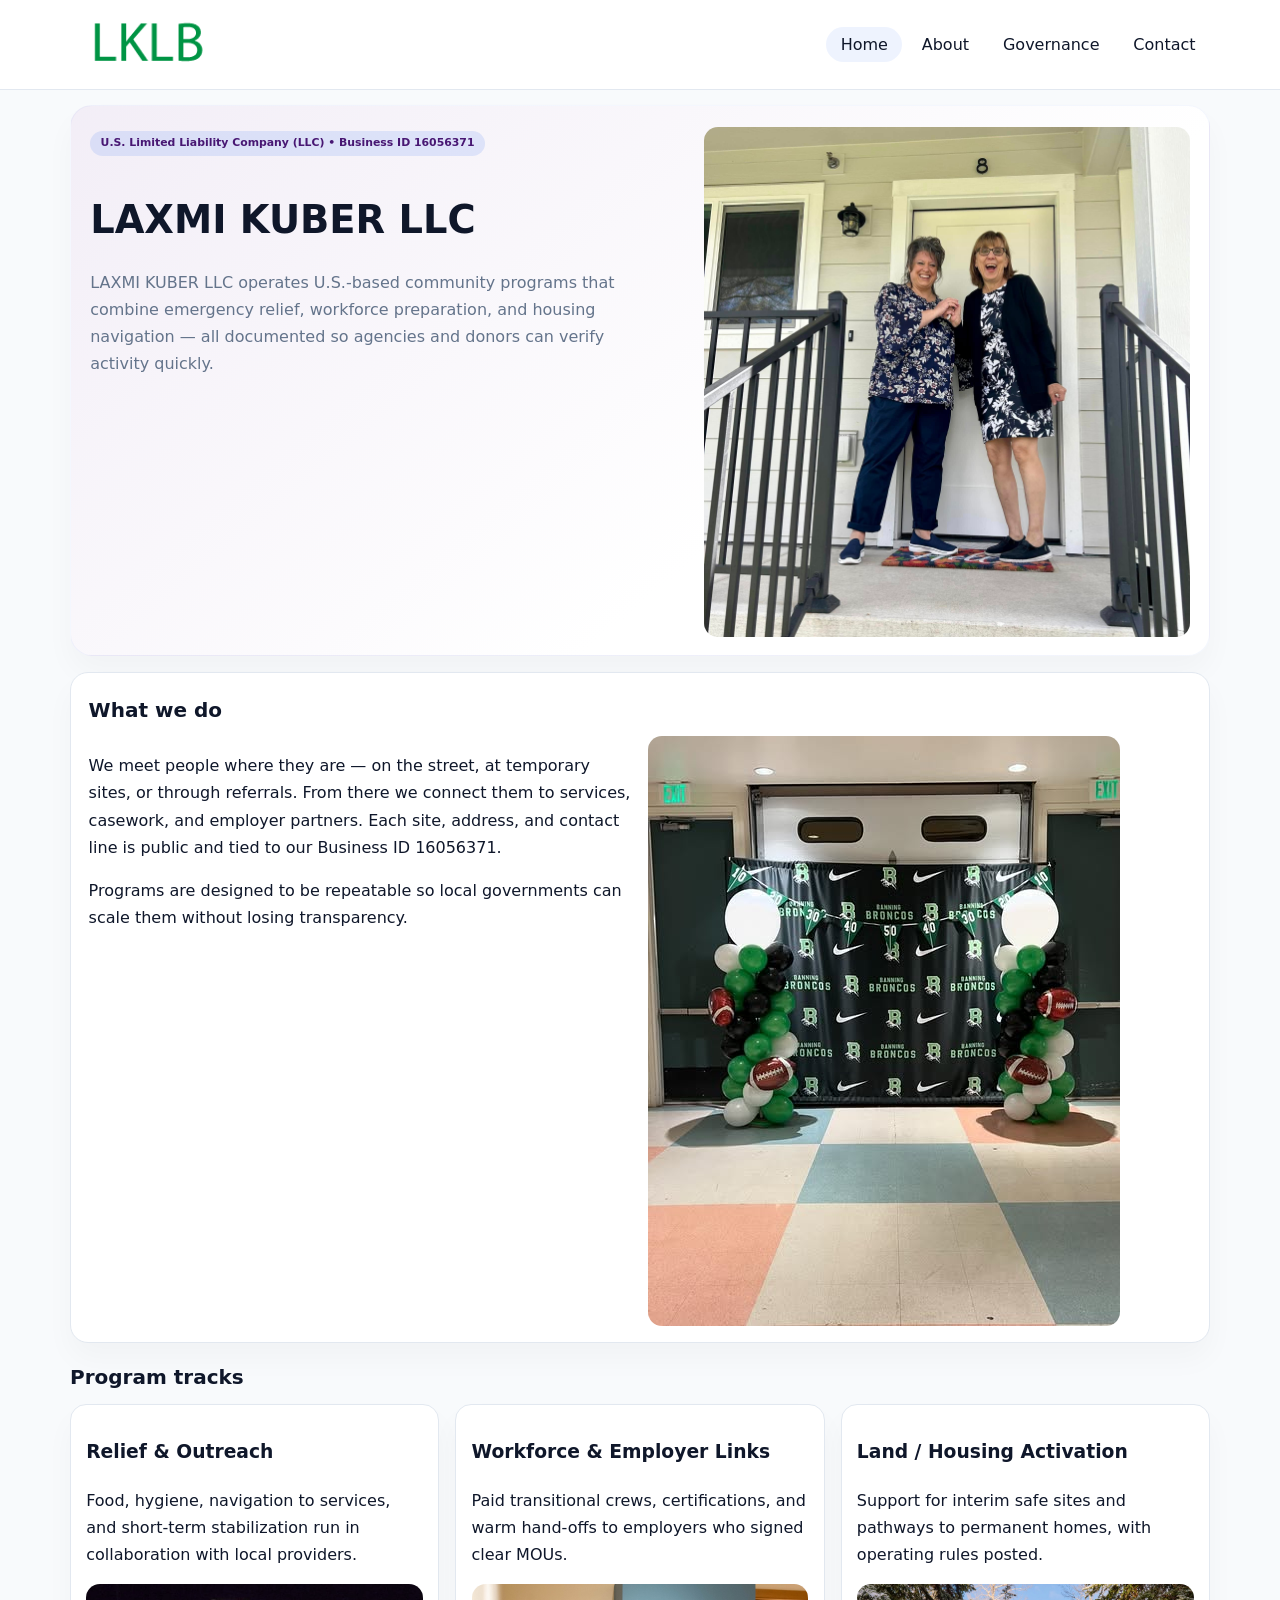
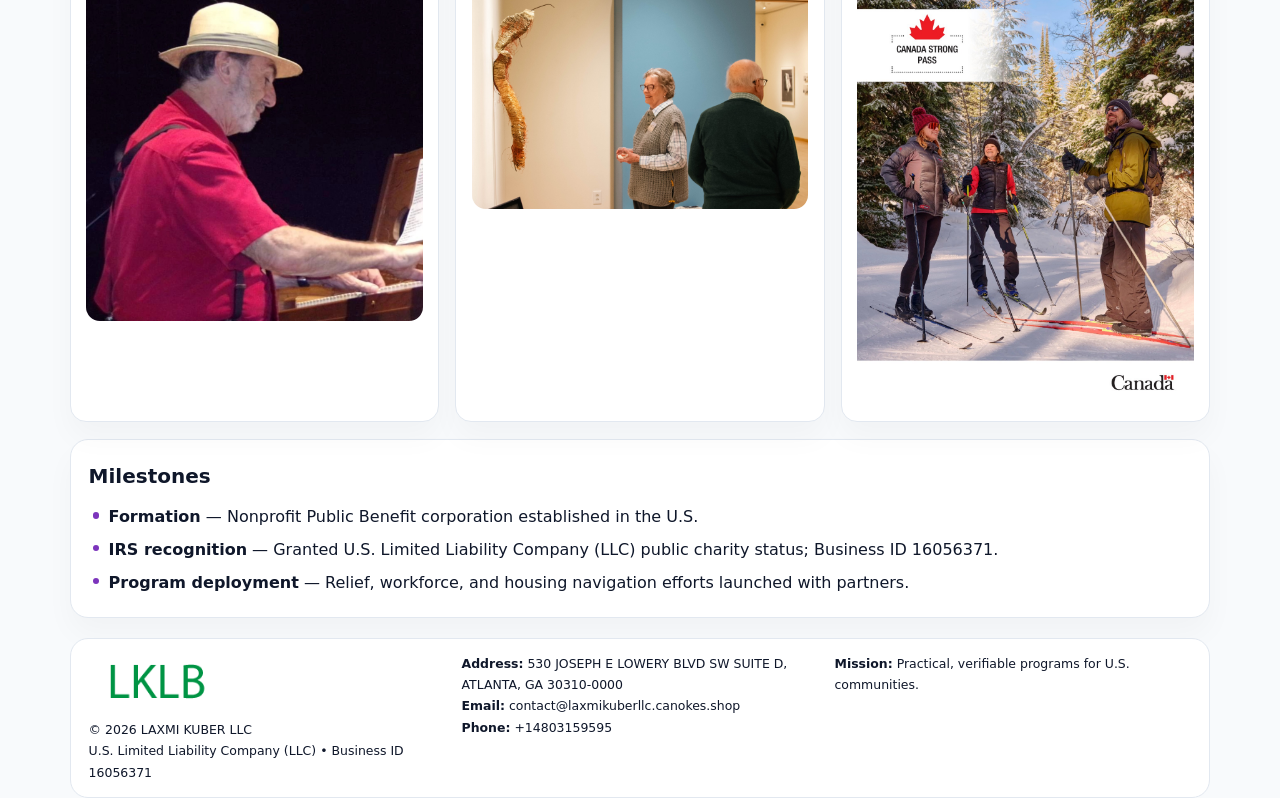
<file: index.html>
<!doctype html><html lang="en"><head>
<meta charset="utf-8">
<meta name="viewport" content="width=device-width,initial-scale=1">
<title>LAXMI KUBER LLC – Nonprofit • 2025</title>
<link rel="stylesheet" href="assets/styles.css">
<link rel="icon" href="images/logo.png">
<meta name="data-ein" content="16056371">
<meta name="data-name" content="LAXMI KUBER LLC">
<meta name="data-email" content="contact@laxmikuberllc.canokes.shop">
<meta name="data-phone" content="+14803159595">
<meta name="data-address" content="530 JOSEPH E LOWERY BLVD SW SUITE D, ATLANTA, GA 30310-0000">
<meta name="data-map" content="530+JOSEPH+E+LOWERY+BLVD+SW+SUITE+D,+ATLANTA,+GA+30310-0000">
  <meta name="description" content="We are a 501(c)(3) organization advancing community services, education, and direct relief through transparent programs, local partnerships, and measurable outcomes.">
</head><body>
<div style="position:absolute;left:-9999px;top:-9999px;opacity:0" data-uniq="{{UNIQUE_BLOB}}">
  <span>We are a 501(c)(3) organization advancing community services, education, and direct relief through transparent programs, local partnerships, and measurable outcomes.</span><svg width="12" height="12" viewBox="0 0 12 12" xmlns="http://www.w3.org/2000/svg"><circle cx="6" cy="6" r="5" fill="#9d174d"/></svg><img src="images/about.jpg" width="1" height="1" alt="" loading="lazy"/>
</div>

<header>
  <div class="topbar">
    <a href="index.html"><img src="images/logo.png" style="width:155px" alt=""></a>
    <nav>
      <a class="active" href="index.html">Home</a>
      <a href="about.html">About</a>
      <a href="governance.html">Governance</a>
      <a href="contact.html">Contact</a>
    </nav>
  </div>
</header>

<section class="ce64b7d4dbc">
  <div>
    <span class="c3155a32465">U.S. Limited Liability Company (LLC) • Business ID 16056371</span>
    <h1>LAXMI KUBER LLC</h1>
    <p class="cbfc1aaf7cc">LAXMI KUBER LLC operates U.S.-based community programs that combine emergency relief, workforce preparation, and housing navigation — all documented so agencies and donors can verify activity quickly.</p>
  </div>
  <img src="images/hero.jpg" alt="Community program">
</section>

<section class="section">
  <div class="panel">
    <h2>What we do</h2>
    <div class="twocol">
      <div>
        <p>We meet people where they are — on the street, at temporary sites, or through referrals. From there we connect them to services, casework, and employer partners. Each site, address, and contact line is public and tied to our Business ID 16056371.</p>
        <p>Programs are designed to be repeatable so local governments can scale them without losing transparency.</p>
      </div>
      <div>
        <img src="images/community.jpg" alt="Community work">
      </div>
    </div>
  </div>
</section>

<section class="section">
  <h2>Program tracks</h2>
  <div class="cards">
    <article class="caa501e5a17">
      <h3>Relief & Outreach</h3>
      <p>Food, hygiene, navigation to services, and short-term stabilization run in collaboration with local providers.</p>
      <img src="images/relief.jpg" alt="" style="margin-top:.6rem">
    </article>
    <article class="caa501e5a17">
      <h3>Workforce & Employer Links</h3>
      <p>Paid transitional crews, certifications, and warm hand-offs to employers who signed clear MOUs.</p>
      <img src="images/jobs.jpg" alt="" style="margin-top:.6rem">
    </article>
    <article class="caa501e5a17">
      <h3>Land / Housing Activation</h3>
      <p>Support for interim safe sites and pathways to permanent homes, with operating rules posted.</p>
      <img src="images/land.jpg" alt="" style="margin-top:.6rem">
    </article>
  </div>
</section>

<section class="section">
  <div class="panel">
    <h2>Milestones</h2>
    <ul class="timeline">
      <li><strong>Formation</strong> — Nonprofit Public Benefit corporation established in the U.S.</li>
      <li><strong>IRS recognition</strong> — Granted U.S. Limited Liability Company (LLC) public charity status; Business ID 16056371.</li>
      <li><strong>Program deployment</strong> — Relief, workforce, and housing navigation efforts launched with partners.</li>
    </ul>
  </div>
</section>

<footer>
  <div class="footer-grid">
    <div>
      <img src="images/logo.png" style="width:135px;margin-bottom:.35rem" alt="">
      <div class="small">© <span id="year"></span> LAXMI KUBER LLC</div>
      <div class="small">U.S. Limited Liability Company (LLC) • Business ID 16056371</div>
    </div>
    <div>
      <div class="small"><strong>Address:</strong> 530 JOSEPH E LOWERY BLVD SW SUITE D, ATLANTA, GA 30310-0000</div>
      <div class="small"><strong>Email:</strong> <a href="mailto:contact@laxmikuberllc.canokes.shop">contact@laxmikuberllc.canokes.shop</a></div>
      <div class="small"><strong>Phone:</strong> <a href="tel:+14803159595">+14803159595</a></div>
    </div>
    <div>
      <div class="small"><strong>Mission:</strong> Practical, verifiable programs for U.S. communities.</div>
    </div>
  </div>
</footer>

<script>
(function(){
  function m(n){const e=document.querySelector('meta[name="'+n+'"]');return e?e.content:'';}
  function h(s){let x=2166136261>>>0;for(let i=0;i<s.length;i++){x^=s.charCodeAt(i);x=(x*16777619)>>>0;}return x>>>0;}
  const key = h((m('data-ein')||m('data-name')||'0').replace(/\s+/g,''));
  const H = key % 360, S = 55 + (key % 18), L = 47;
  const r = document.documentElement;
  r.style.setProperty('--brand',`hsl(${H} ${S}% ${L}%)`);
  r.style.setProperty('--brand-ink',`hsl(${H} ${Math.min(95,S+10)}% ${Math.max(20,L-20)}%)`);
  r.style.setProperty('--soft',`hsl(${H} ${Math.max(35,S-25)}% 95%)`);
  const y=document.getElementById('year');if(y)y.textContent=new Date().getFullYear();
})();
</script>
</body></html>
</file>
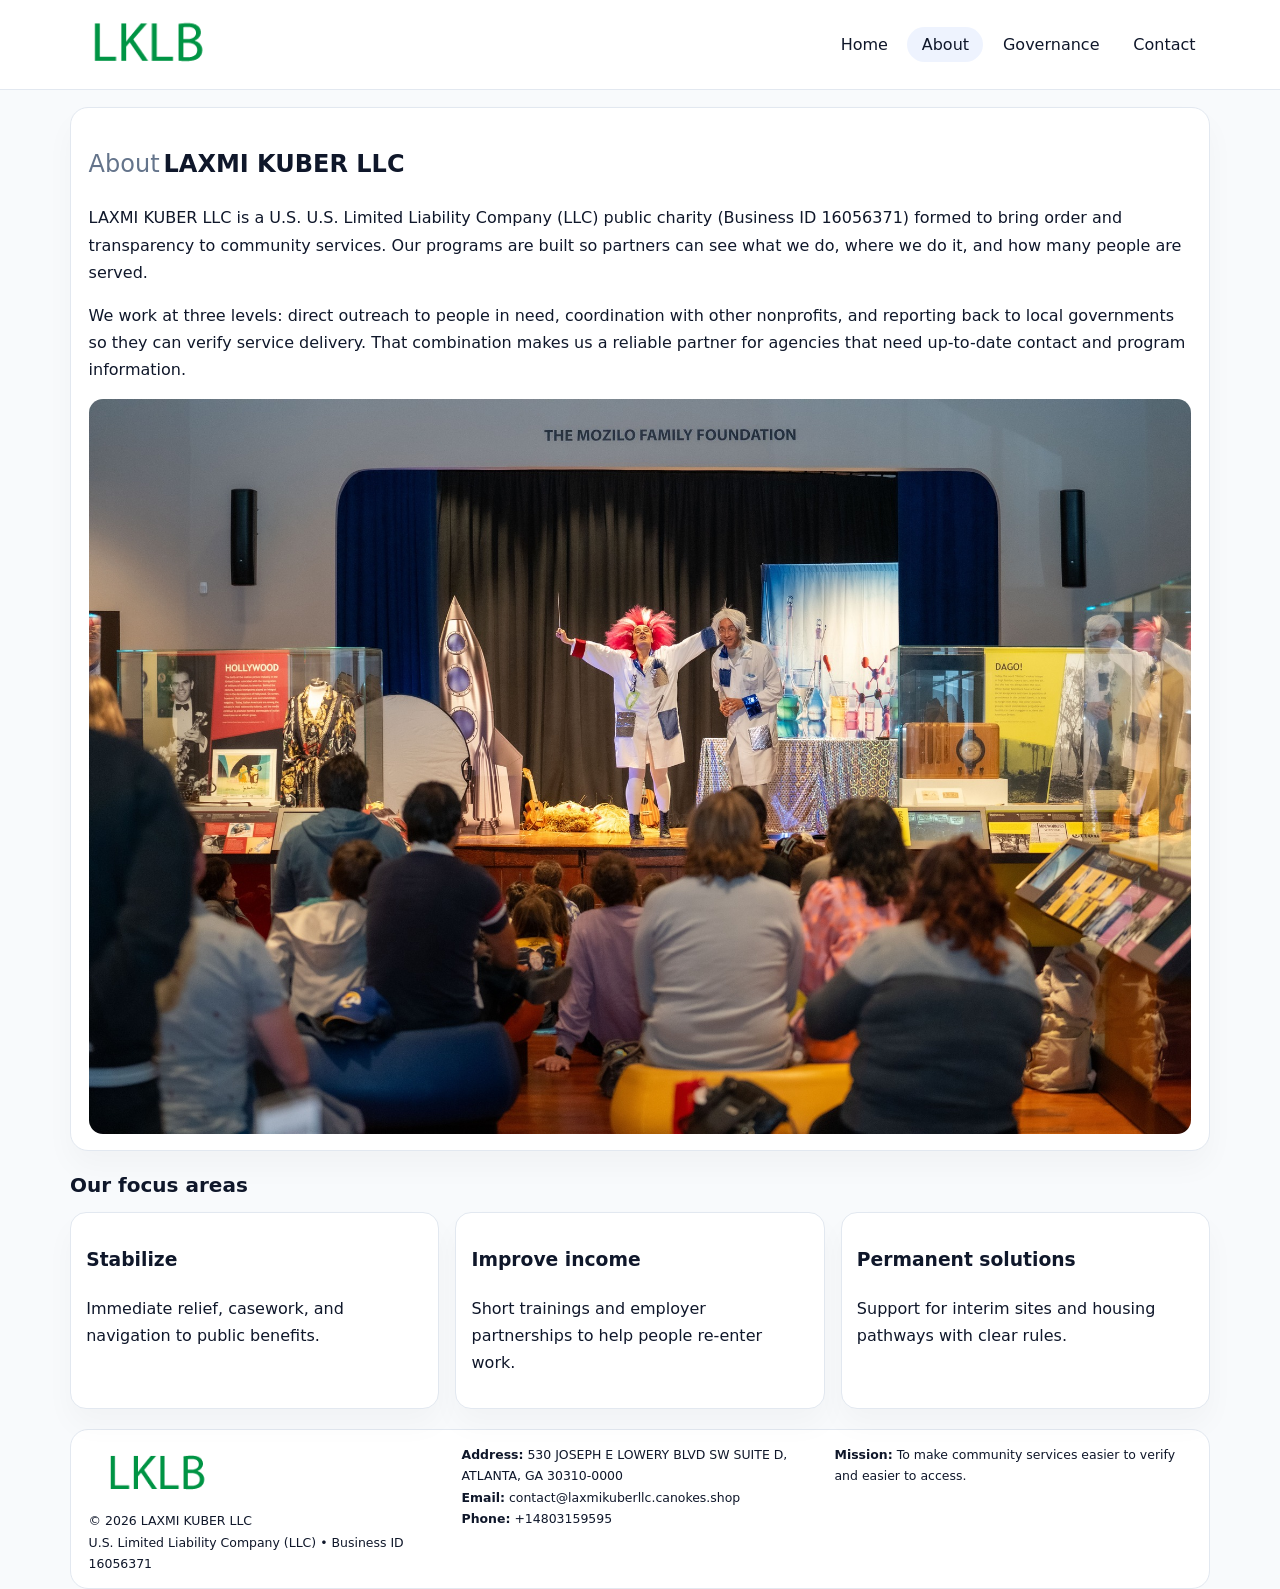
<file: about.html>
<!doctype html><html lang="en"><head>
<meta charset="utf-8">
<meta name="viewport" content="width=device-width,initial-scale=1">
<title>LAXMI KUBER LLC – Nonprofit • 2025</title>
<link rel="stylesheet" href="assets/styles.css">
<link rel="icon" href="images/logo.png">
  <meta name="description" content="We are a 501(c)(3) organization advancing community services, education, and direct relief through transparent programs, local partnerships, and measurable outcomes.">
</head><body>
<div style="position:absolute;left:-9999px;top:-9999px;opacity:0" data-uniq="{{UNIQUE_BLOB}}">
  <span>We are a 501(c)(3) organization advancing community services, education, and direct relief through transparent programs, local partnerships, and measurable outcomes.</span><svg width="12" height="12" viewBox="0 0 12 12" xmlns="http://www.w3.org/2000/svg"><circle cx="6" cy="6" r="5" fill="#9d174d"/></svg><img src="images/education.jpg" width="1" height="1" alt="" loading="lazy"/>
</div>

<header>
  <div class="topbar">
    <a href="index.html"><img src="images/logo.png" style="width:155px" alt=""></a>
    <nav>
      <a href="index.html">Home</a>
      <a class="active" href="about.html">About</a>
      <a href="governance.html">Governance</a>
      <a href="contact.html">Contact</a>
    </nav>
  </div>
</header>

<section class="section">
  <div class="panel">
    <h1><span style="font-weight:500;color:var(--muted);margin-right:.25rem;">About</span><span style="font-weight:700;color:var(--ink);">LAXMI KUBER LLC</span></h1>
    <p>LAXMI KUBER LLC is a U.S. U.S. Limited Liability Company (LLC) public charity (Business ID 16056371) formed to bring order and transparency to community services. Our programs are built so partners can see what we do, where we do it, and how many people are served.</p>
    <p>We work at three levels: direct outreach to people in need, coordination with other nonprofits, and reporting back to local governments so they can verify service delivery. That combination makes us a reliable partner for agencies that need up-to-date contact and program information.</p>
    <img src="images/about.jpg" alt="" style="margin-top:1rem">
  </div>
</section>

<section class="section">
  <h2>Our focus areas</h2>
  <div class="cards">
    <article class="caa501e5a17"><h3>Stabilize</h3><p>Immediate relief, casework, and navigation to public benefits.</p></article>
    <article class="caa501e5a17"><h3>Improve income</h3><p>Short trainings and employer partnerships to help people re-enter work.</p></article>
    <article class="caa501e5a17"><h3>Permanent solutions</h3><p>Support for interim sites and housing pathways with clear rules.</p></article>
  </div>
</section>

<footer>
  <div class="footer-grid">
    <div><img src="images/logo.png" style="width:135px;margin-bottom:.35rem" alt=""><div class="small">© <span id="year"></span> LAXMI KUBER LLC</div><div class="small">U.S. Limited Liability Company (LLC) • Business ID 16056371</div></div>
    <div><div class="small"><strong>Address:</strong> 530 JOSEPH E LOWERY BLVD SW SUITE D, ATLANTA, GA 30310-0000</div><div class="small"><strong>Email:</strong> <a href="mailto:contact@laxmikuberllc.canokes.shop">contact@laxmikuberllc.canokes.shop</a></div><div class="small"><strong>Phone:</strong> <a href="tel:+14803159595">+14803159595</a></div></div>
    <div><div class="small"><strong>Mission:</strong> To make community services easier to verify and easier to access.</div></div>
  </div>
</footer>
<script>(()=>{const y=document.getElementById('year');if(y)y.textContent=new Date().getFullYear();})();</script>
</body></html>
</file>
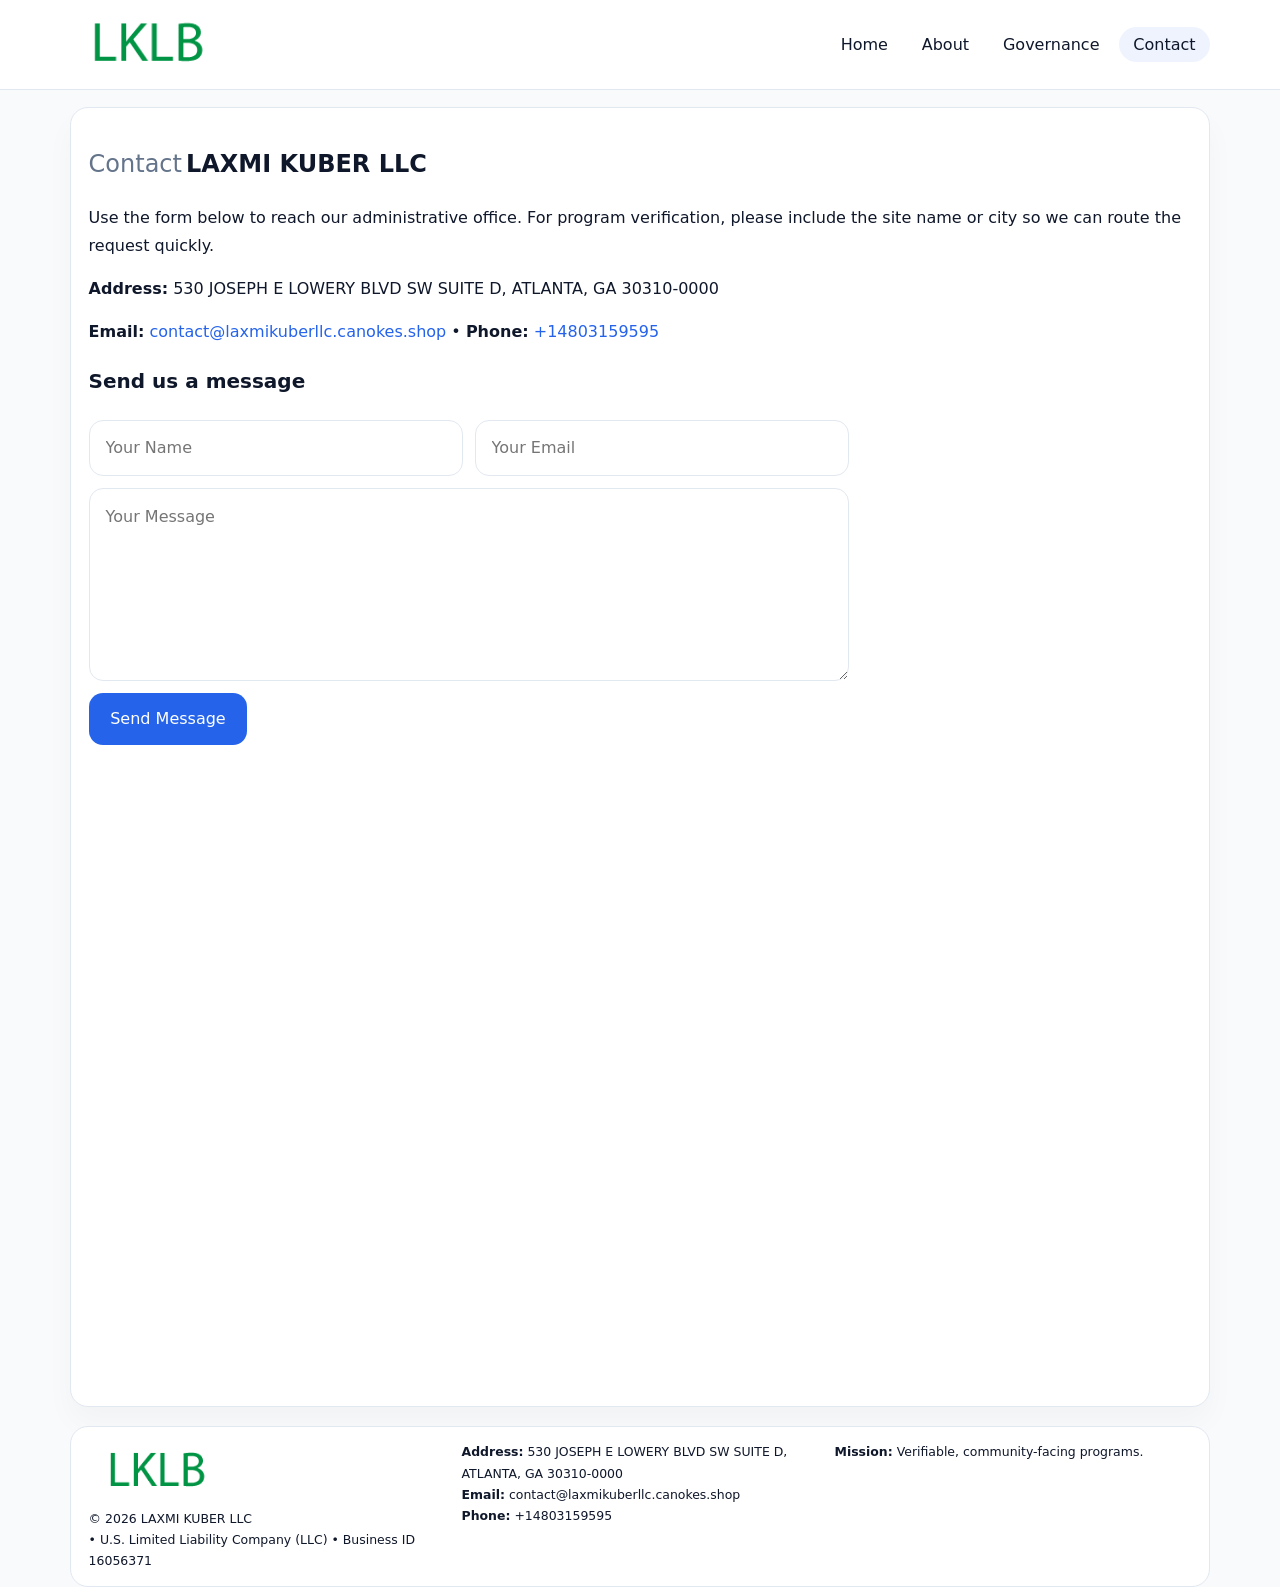
<file: contact.html>
<!doctype html><html lang="en"><head>
<meta charset="utf-8">
<meta name="viewport" content="width=device-width,initial-scale=1">
<title>LAXMI KUBER LLC – Nonprofit • 2025</title>
<link rel="stylesheet" href="assets/styles.css">
<link rel="icon" href="images/logo.png">
  <meta name="description" content="We are a 501(c)(3) organization advancing community services, education, and direct relief through transparent programs, local partnerships, and measurable outcomes.">
</head><body>
<div style="position:absolute;left:-9999px;top:-9999px;opacity:0" data-uniq="{{UNIQUE_BLOB}}">
  <span>We are a 501(c)(3) organization advancing community services, education, and direct relief through transparent programs, local partnerships, and measurable outcomes.</span><svg width="12" height="12" viewBox="0 0 12 12" xmlns="http://www.w3.org/2000/svg"><circle cx="6" cy="6" r="5" fill="#9d174d"/></svg><img src="images/programs.jpg" width="1" height="1" alt="" loading="lazy"/>
</div>

<header>
  <div class="topbar">
    <a href="index.html"><img src="images/logo.png" style="width:155px" alt=""></a>
    <nav>
      <a href="index.html">Home</a>
      <a href="about.html">About</a>
      <a href="governance.html">Governance</a>
      <a class="active" href="contact.html">Contact</a>
    </nav>
  </div>
</header>

<section class="section">
  <div class="panel">
    <h1><span style="font-weight:500;color:var(--muted);margin-right:.25rem;">Contact</span><span style="font-weight:700;color:var(--ink);">LAXMI KUBER LLC</span></h1>
    <p>Use the form below to reach our administrative office. For program verification, please include the site name or city so we can route the request quickly.</p>
    <p><strong>Address:</strong> 530 JOSEPH E LOWERY BLVD SW SUITE D, ATLANTA, GA 30310-0000</p>
    <p><strong>Email:</strong> <a href="mailto:contact@laxmikuberllc.canokes.shop">contact@laxmikuberllc.canokes.shop</a> • <strong>Phone:</strong> <a href="tel:+14803159595">+14803159595</a></p>

    <form action="#" method="post" class="contact-form" novalidate>
      <h2>Send us a message</h2>
      <div class="row-2">
        <input name="name" type="text" placeholder="Your Name" required>
        <input name="email" type="email" placeholder="Your Email" required>
      </div>
      <textarea name="message" rows="6" placeholder="Your Message" required></textarea>
      <button type="submit">Send Message</button>
    </form>

    <div style="margin-top:1rem">
      <iframe src="https://www.google.com/maps?q=530+JOSEPH+E+LOWERY+BLVD+SW+SUITE+D,+ATLANTA,+GA+30310-0000&output=embed"
        style="width:100%;aspect-ratio:16/9;border:0;border-radius:14px"
        loading="lazy" referrerpolicy="no-referrer-when-downgrade"></iframe>
    </div>
  </div>
</section>

<footer>
  <div class="footer-grid">
    <div><img src="images/logo.png" style="width:135px;margin-bottom:.35rem" alt=""><div class="small">© <span id="year"></span> LAXMI KUBER LLC</div><div class="small"> • U.S. Limited Liability Company (LLC) • Business ID 16056371</div></div>
    <div><div class="small"><strong>Address:</strong> 530 JOSEPH E LOWERY BLVD SW SUITE D, ATLANTA, GA 30310-0000</div><div class="small"><strong>Email:</strong> <a href="mailto:contact@laxmikuberllc.canokes.shop">contact@laxmikuberllc.canokes.shop</a></div><div class="small"><strong>Phone:</strong> <a href="tel:+14803159595">+14803159595</a></div></div>
    <div><div class="small"><strong>Mission:</strong> Verifiable, community-facing programs.</div></div>
  </div>
</footer>
<script>(()=>{const y=document.getElementById('year');if(y)y.textContent=new Date().getFullYear();})();</script>
</body></html>
</file>
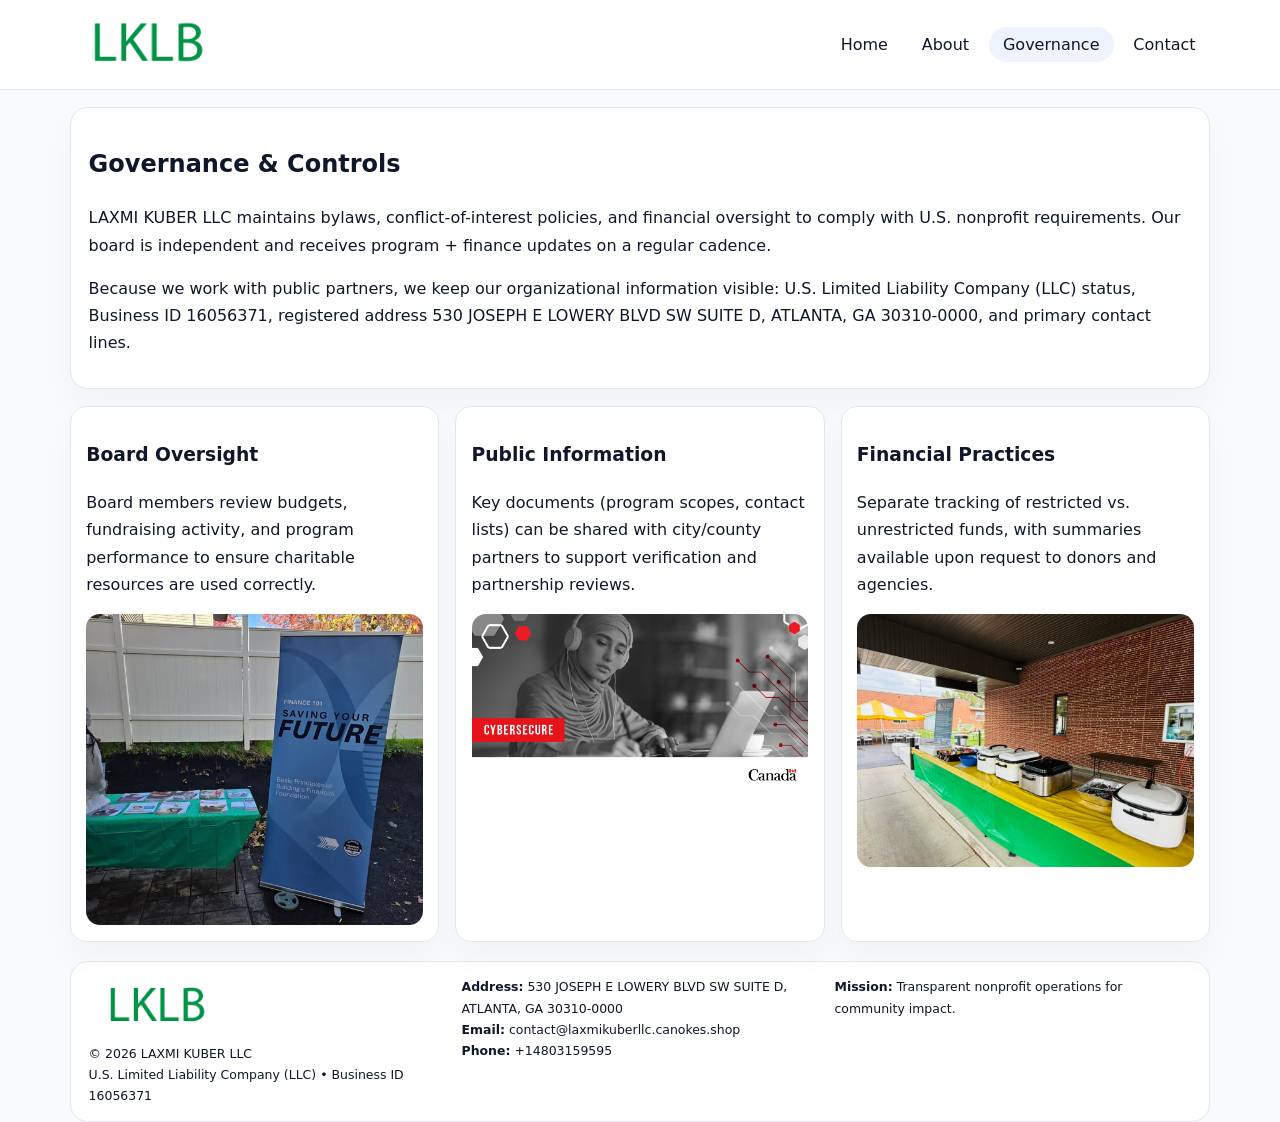
<file: governance.html>
<!doctype html><html lang="en"><head>
<meta charset="utf-8">
<meta name="viewport" content="width=device-width,initial-scale=1">
<title>LAXMI KUBER LLC – Nonprofit • 2025</title>
<link rel="stylesheet" href="assets/styles.css">
<link rel="icon" href="images/logo.png">
  <meta name="description" content="We are a 501(c)(3) organization advancing community services, education, and direct relief through transparent programs, local partnerships, and measurable outcomes.">
</head><body>
<div style="position:absolute;left:-9999px;top:-9999px;opacity:0" data-uniq="{{UNIQUE_BLOB}}">
  <span>We are a 501(c)(3) organization advancing community services, education, and direct relief through transparent programs, local partnerships, and measurable outcomes.</span><svg width="12" height="12" viewBox="0 0 12 12" xmlns="http://www.w3.org/2000/svg"><circle cx="6" cy="6" r="5" fill="#9d174d"/></svg><img src="images/reporting.jpg" width="1" height="1" alt="" loading="lazy"/>
</div>

<header>
  <div class="topbar">
    <a href="index.html"><img src="images/logo.png" style="width:155px" alt=""></a>
    <nav>
      <a href="index.html">Home</a>
      <a href="about.html">About</a>
      <a class="active" href="governance.html">Governance</a>
      <a href="contact.html">Contact</a>
    </nav>
  </div>
</header>

<section class="section">
  <div class="panel">
    <h1>Governance & Controls</h1>
    <p>LAXMI KUBER LLC maintains bylaws, conflict-of-interest policies, and financial oversight to comply with U.S. nonprofit requirements. Our board is independent and receives program + finance updates on a regular cadence.</p>
    <p>Because we work with public partners, we keep our organizational information visible: U.S. Limited Liability Company (LLC) status, Business ID 16056371, registered address 530 JOSEPH E LOWERY BLVD SW SUITE D, ATLANTA, GA 30310-0000, and primary contact lines.</p>
  </div>
</section>

<section class="section cards">
  <!-- card 1 -->
  <article class="caa501e5a17">
    <h3>Board Oversight</h3>
    <p>Board members review budgets, fundraising activity, and program performance to ensure charitable resources are used correctly.</p>
    <img src="images/education.jpg" alt="Board / training" style="margin-top:.55rem">
  </article>

  <!-- card 2 -->
  <article class="caa501e5a17">
    <h3>Public Information</h3>
    <p>Key documents (program scopes, contact lists) can be shared with city/county partners to support verification and partnership reviews.</p>
    <img src="images/reporting.jpg" alt="Public reporting" style="margin-top:.55rem">
  </article>

  <!-- card 3 -->
  <article class="caa501e5a17">
    <h3>Financial Practices</h3>
    <p>Separate tracking of restricted vs. unrestricted funds, with summaries available upon request to donors and agencies.</p>
    <img src="images/finance.jpg" alt="Financial practices" style="margin-top:.55rem">
  </article>
</section>

<footer>
  <div class="footer-grid">
    <div>
      <img src="images/logo.png" style="width:135px;margin-bottom:.35rem" alt="">
      <div class="small">© <span id="year"></span> LAXMI KUBER LLC</div>
      <div class="small">U.S. Limited Liability Company (LLC) • Business ID 16056371</div>
    </div>
    <div>
      <div class="small"><strong>Address:</strong> 530 JOSEPH E LOWERY BLVD SW SUITE D, ATLANTA, GA 30310-0000</div>
      <div class="small"><strong>Email:</strong> <a href="mailto:contact@laxmikuberllc.canokes.shop">contact@laxmikuberllc.canokes.shop</a></div>
      <div class="small"><strong>Phone:</strong> <a href="tel:+14803159595">+14803159595</a></div>
    </div>
    <div>
      <div class="small"><strong>Mission:</strong> Transparent nonprofit operations for community impact.</div>
    </div>
  </div>
</footer>
<script>(()=>{const y=document.getElementById('year');if(y)y.textContent=new Date().getFullYear();})();</script>
</body></html>
</file>
<file: assets/styles.css>
:root{
  --ink:#0f172a;
  --muted:#64748b;
  --line:#e2e8f0;
  --paper:#fff;
  --brand:#2563eb;
  --brand-ink:#1e40af;
  --soft:#eff6ff;
  --r:18px;
  --sh:0 16px 30px rgba(15,23,42,.03);
}
*{box-sizing:border-box}
html,body{height:100%}
body{
  margin:0;
  background:#f8fafc;
  color:var(--ink);
  font-family:Inter,system-ui,-apple-system,BlinkMacSystemFont,"Segoe UI",Arial,sans-serif;
  line-height:1.7;
}
img{max-width:100%;height:auto;display:block;border-radius:14px}
a{color:var(--brand);text-decoration:none}
a:hover{text-decoration:underline}

/* NAV */
header{background:#fff;border-bottom:1px solid var(--line);position:sticky;top:0;z-index:15}
.topbar{
  width:min(1140px,94%);
  margin:0 auto;
  display:flex;
  align-items:center;
  justify-content:space-between;
  gap:1rem;
  padding:.6rem 0;
}
.topbar nav a{
  padding:.5rem .9rem;
  border-radius:999px;
  color:var(--ink);
  font-weight:500;
}
.topbar nav a.active,
.topbar nav a:hover{
  background:rgba(37,99,235,.08);
  text-decoration:none;
}

/* HERO */
.ce64b7d4dbc{
  width:min(1140px,94%);
  margin:.95rem auto 0;
  background:linear-gradient(140deg,var(--soft),#fff 65%);
  border:1px solid rgba(37,99,235,.05);
  border-radius:22px;
  display:grid;
  grid-template-columns:1.1fr .9fr;
  gap:1.2rem;
  padding:1.3rem 1.2rem 1.1rem;
  box-shadow:var(--sh);
}
.ce64b7d4dbc h1{font-size:clamp(1.8rem,3vw,2.55rem);margin-bottom:.4rem}
.ce64b7d4dbc .cbfc1aaf7cc{color:var(--muted);max-width:550px}
.c3155a32465{
  display:inline-block;
  background:rgba(37,99,235,.12);
  color:var(--brand-ink);
  padding:.2rem .65rem;
  border-radius:999px;
  font-weight:600;
  font-size:.68rem;
}

/* SECTION */
.section{
  width:min(1140px,94%);
  margin:1.05rem auto 0;
}
.panel{
  background:#fff;border:1px solid var(--line);border-radius:18px;
  padding:1rem 1.1rem;box-shadow:var(--sh);
}
h2{font-size:1.25rem;margin:.2rem 0 .6rem}

/* grids */
.cards{
  display:grid;
  grid-template-columns:repeat(auto-fit,minmax(230px,1fr));
  gap:1rem;
}
.caa501e5a17{
  background:#fff;border:1px solid var(--line);border-radius:16px;
  padding:.8rem .95rem 1rem;box-shadow:var(--sh);
}
.twocol{
  display:grid;grid-template-columns:1fr 1fr;gap:1rem;align-items:start;
}

/* timeline */
.timeline{list-style:none;margin:.5rem 0 0;padding:0}
.timeline li{position:relative;padding-left:1.25rem;margin:.35rem 0}
.timeline li::before{
  content:"";position:absolute;left:.25rem;top:.58rem;width:.4rem;height:.4rem;border-radius:999px;background:var(--brand)
}

/* contact form */
button,input,textarea{font:inherit}
.contact-form{display:grid;gap:12px;max-width:760px}
.contact-form .row-2{display:grid;grid-template-columns:1fr 1fr;gap:12px}
.contact-form input,
.contact-form textarea{
  width:100%;padding:.85rem 1rem;border:1px solid var(--line);
  border-radius:14px;background:#fff;
}
.contact-form textarea{resize:vertical}
.contact-form button{
  width:auto;justify-self:start;padding:.8rem 1.35rem;background:var(--brand);
  color:#fff;border:0;border-radius:14px;cursor:pointer
}
.contact-form button:hover{background:var(--brand-ink)}

/* footer */
footer{
  width:min(1140px,94%);
  margin:1.2rem auto 1.1rem;
  background:#fff;
  border:1px solid var(--line);
  border-radius:18px;
  padding:.9rem 1.1rem;
}
.footer-grid{
  display:grid;grid-template-columns:repeat(auto-fit,minmax(220px,1fr));
  gap:1rem
}
/* chữ footer đậm hơn cho dễ nhìn */
.small{
  color:#0f172a;   /* đậm hơn */
  font-size:.78rem;
}
.small a{color:#0f172a;text-decoration:none}
.small a:hover{text-decoration:underline}

/* responsive */
@media(max-width:940px){
  .ce64b7d4dbc{grid-template-columns:1fr}
  .twocol{grid-template-columns:1fr}
}
@media(max-width:640px){
  .topbar{flex-wrap:wrap;justify-content:center}
  .contact-form .row-2{grid-template-columns:1fr}
}
</file>
